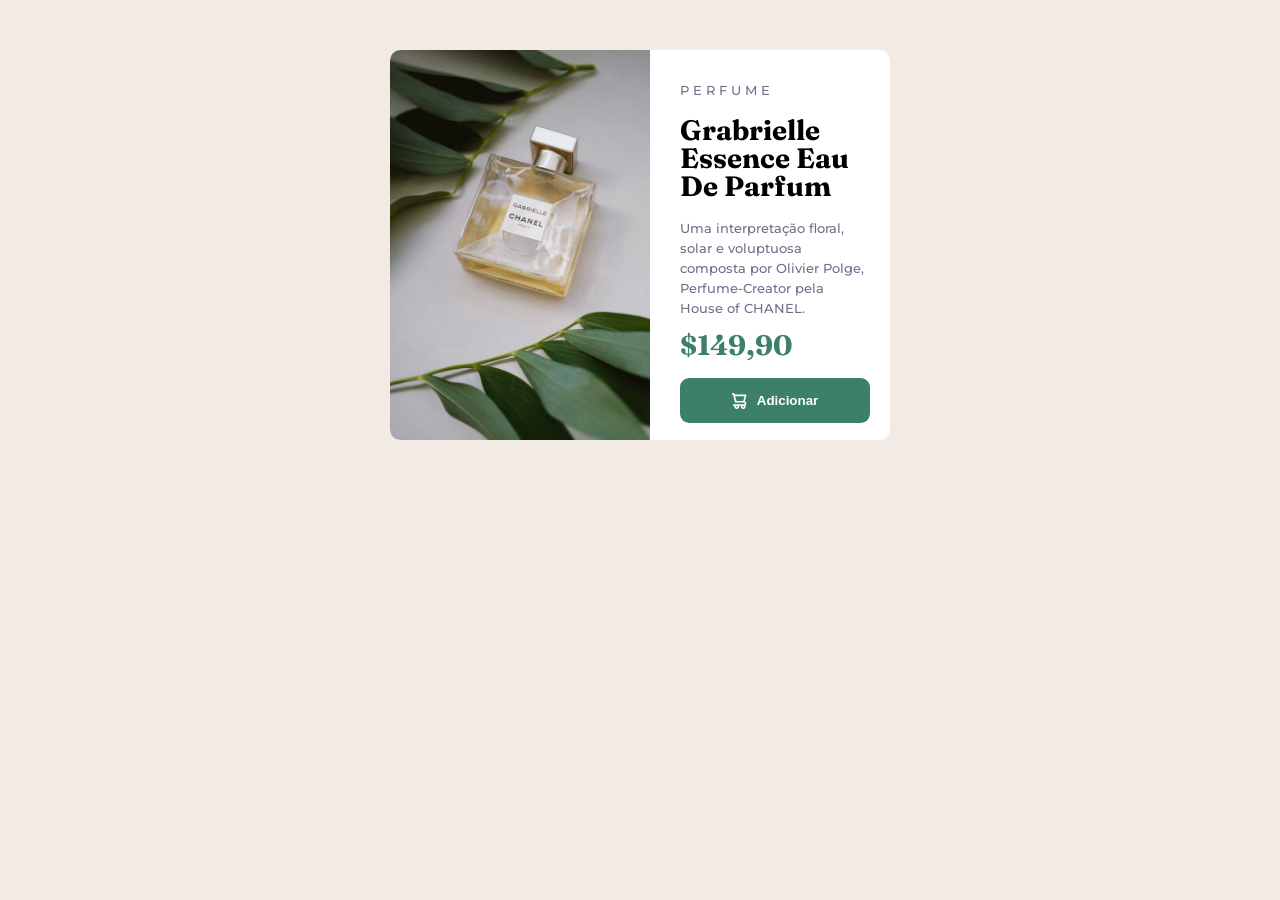
<file: index.html>
<!DOCTYPE html>
<html lang="pt-br">
<head>
    <meta charset="UTF-8">
    <meta name="viewport" content="width=device-width, initial-scale=1.0">
    <title>Cartão de pré-visualização do produto</title>
    <link rel="preconnect" href="https://fonts.googleapis.com">
    <link rel="preconnect" href="https://fonts.gstatic.com" crossorigin>
    <link href="https://fonts.googleapis.com/css2?family=Montserrat:ital,wght@0,100..900;1,100..900&display=swap" rel="stylesheet">
    <link href="https://fonts.googleapis.com/css2?family=Fraunces:ital,opsz,wght@0,9..144,100..900;1,9..144,100..900&display=swap" rel="stylesheet">
    <link rel="stylesheet" href="Cartaoproduto.css">
</head>
<body>
    <div class="container">
        <img class="chanel"; src="image-product-desktop.jpg">
        <div class="texto">
            <h4 class="perfume">P E R F U M E</h4> 
            <h1>Grabrielle Essence Eau De Parfum</h1>
            <p>Uma interpretação floral, solar e voluptuosa composta por Olivier Polge, Perfume-Creator pela House of CHANEL.</p>
            <h1 style="color: hsl(158, 36%, 37%)">$149,90</h1>
            <button>
                <div class="carrinho">
                    <img src="icon-cart.svg">
                    <a style="color: white; font-weight: 550;">Adicionar</a>
                </div>
            </button>
        </div>
    </div>
</body>
</html>
</file>
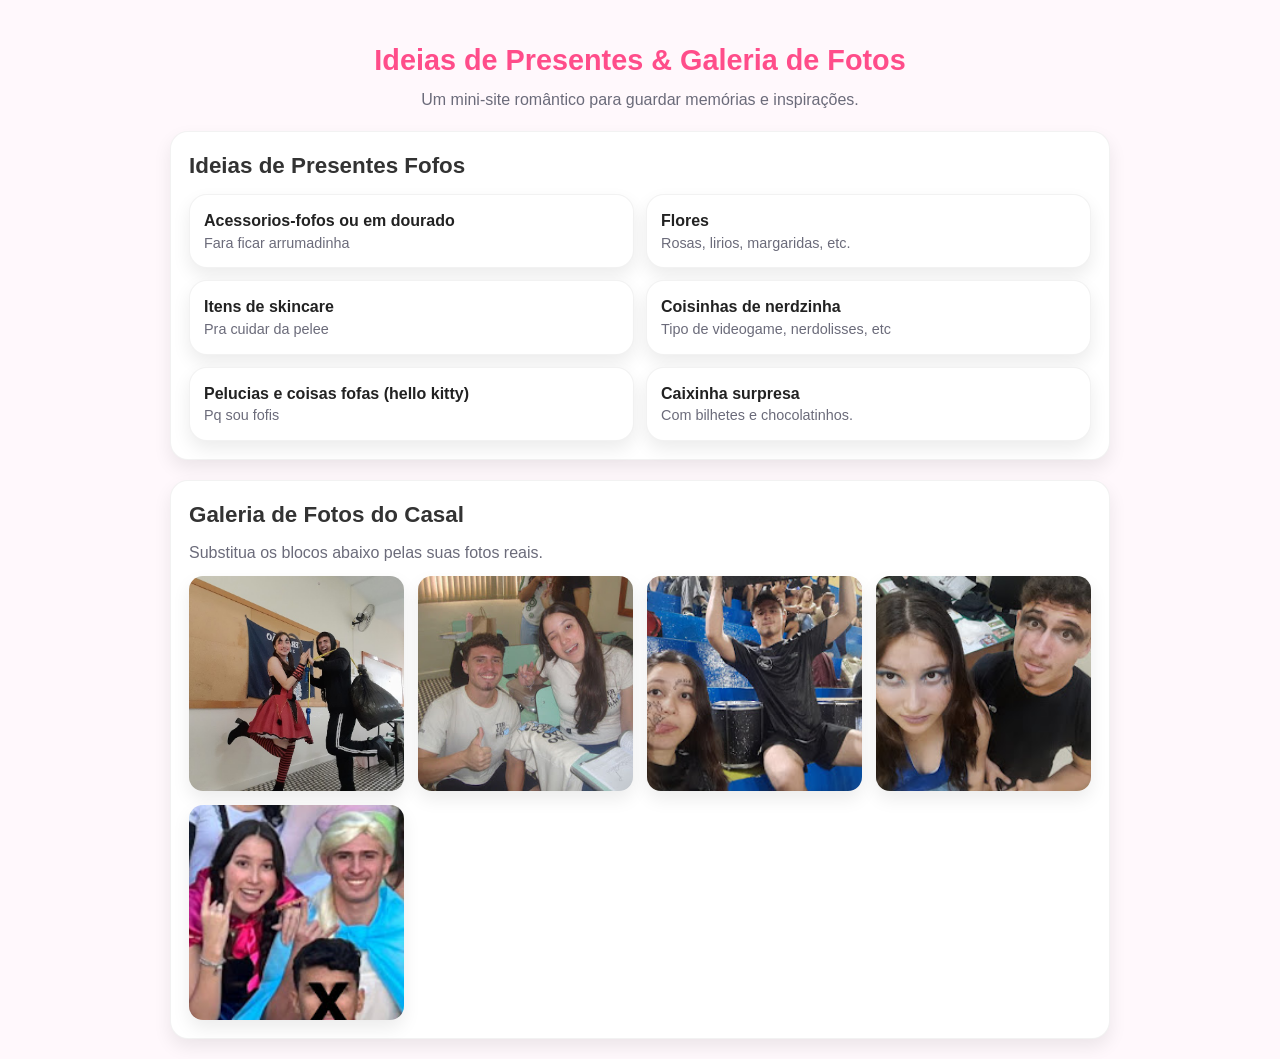
<file: sitecasal.html>
<!doctype html>
<html lang="pt-BR">
<head>
<meta charset="utf-8" />
<meta name="viewport" content="width=device-width, initial-scale=1" />
<title>Ideias de Presentes & Galeria de Casal</title>
<style>
*{margin:0;padding:0;box-sizing:border-box}
:root{
--bg:#fff8fc; --card:#ffffff; --accent:#ff4d8a; --muted:#6b6b7a; --radius:18px;
--shadow:0 8px 18px rgba(0,0,0,0.08);
}
body{font-family:Inter, Arial; background:var(--bg); color:#222; line-height:1.45}
.container{max-width:980px;margin:0 auto;padding:20px}


header{text-align:center;padding:20px 0}
header h1{font-size:1.8rem;color:var(--accent)}
header p{color:var(--muted);margin-top:6px}


/* Cards base */
.card{background:var(--card);padding:18px;border-radius:var(--radius);box-shadow:var(--shadow);border:1px solid rgba(0,0,0,0.05)}


/* Section titles */
h2{margin-bottom:10px;font-size:1.4rem;color:#333}


/* Ideias de presentes */
.presentes ul{margin-left:18px;color:var(--muted)}


/* Galeria */
.galeria{display:grid;grid-template-columns:1fr 1fr;gap:14px;margin-top:12px}
.foto{
width:100%;
aspect-ratio:1/1;
height:auto;
object-fit:cover;
border-radius:14px;
box-shadow:var(--shadow);
display:block;
}


@media(min-width:720px){.galeria{grid-template-columns:repeat(3,1fr)}}
@media(min-width:960px){.galeria{grid-template-columns:repeat(4,1fr)}}
</style>
</head>
<body>
  <div class="container">
    <header>
      <h1>Ideias de Presentes & Galeria de Fotos</h1>
      <p>Um mini‑site romântico para guardar memórias e inspirações.</p>
    </header>

    <section class="card presentes" id="presentes">
      <h2>Ideias de Presentes Fofos</h2>
      <div style="display:grid;grid-template-columns:1fr 1fr;gap:12px;margin-top:12px">
        <div class="card" style="padding:14px"><strong>Acessorios-fofos ou em dourado</strong><p style="color:var(--muted);font-size:0.9rem">Fara ficar arrumadinha</p></div>
        <div class="card" style="padding:14px"><strong>Flores</strong><p style="color:var(--muted);font-size:0.9rem">Rosas, lirios, margaridas, etc.</p></div>
        <div class="card" style="padding:14px"><strong>Itens de skincare</strong><p style="color:var(--muted);font-size:0.9rem">Pra cuidar da pelee</p></div>
        <div class="card" style="padding:14px"><strong>Coisinhas de nerdzinha</strong><p style="color:var(--muted);font-size:0.9rem">Tipo de videogame, nerdolisses, etc</p></div>
        <div class="card" style="padding:14px"><strong>Pelucias e coisas fofas (hello kitty)</strong><p style="color:var(--muted);font-size:0.9rem">Pq sou fofis</p></div>
        <div class="card" style="padding:14px"><strong>Caixinha surpresa</strong><p style="color:var(--muted);font-size:0.9rem">Com bilhetes e chocolatinhos.</p></div>
      </div>
    </section>

    <section class="card" style="margin-top:20px" id="galeria">
      <h2>Galeria de Fotos do Casal</h2>
      <p style="color:var(--muted);margin-bottom:10px">Substitua os blocos abaixo pelas suas fotos reais.</p>
      <div class="galeria">
        <img class="foto" src="foto1.jpg" alt="Foto do casal">
        <img class="foto" src="foto2.jpg" alt="Foto do casal">
        <img class="foto" src="foto3.jpg" alt="Foto do casal">
        <img class="foto" src="foto4.jpg" alt="Foto do casal">
        <img class="foto" src="foto5.jpg" alt="Foto do casal">
      </div>
    </section>
  </div>
</body>
</html>
</file>
<file: Cartaoproduto.css>
body {
    background-color: hsl(30, 38%, 92%);
}
.container {
    display: flex;
    background-color: white;
    margin: 0 auto;
    margin-top: 50px;
    width: 500px;
    border-radius: 1cap;
}
.chanel {
    width: 260px;
    border-radius: 1cap 0 0 1cap;
}
.texto {
    padding-left: 30px;
    padding-right: 20px;
}
h4 {
    padding-top: 15px;
  font-family: "Montserrat", sans-serif;
  font-optical-sizing: auto;
  font-weight: 500;
  font-size: small;
  color: hsl(228, 12%, 48%);
}
h1 {
    margin-top: 0;
    font-family: "Fraunces", serif;
  font-optical-sizing: auto;
  font-weight: 700;
  font-size: 28px;
  line-height: 28px;
}
p {
    font-family: "Montserrat", sans-serif;
  font-optical-sizing: auto;
  font-weight: 500;
  font-size: small;
  color: hsl(228, 12%, 48%);
    line-height: 20px;
}
button {
    width: 190px;
    height: 45px;
    border: none;
    background-color: hsl(158, 36%, 37%);
    border-radius: 1cap;
    transition: 0.2s;

}
.carrinho {
   display: flex;
   gap: 10px;
    align-items: center;
  justify-content: center;
}

button:hover {
    background-color: hsl(158, 42%, 18%);
}
</file>
